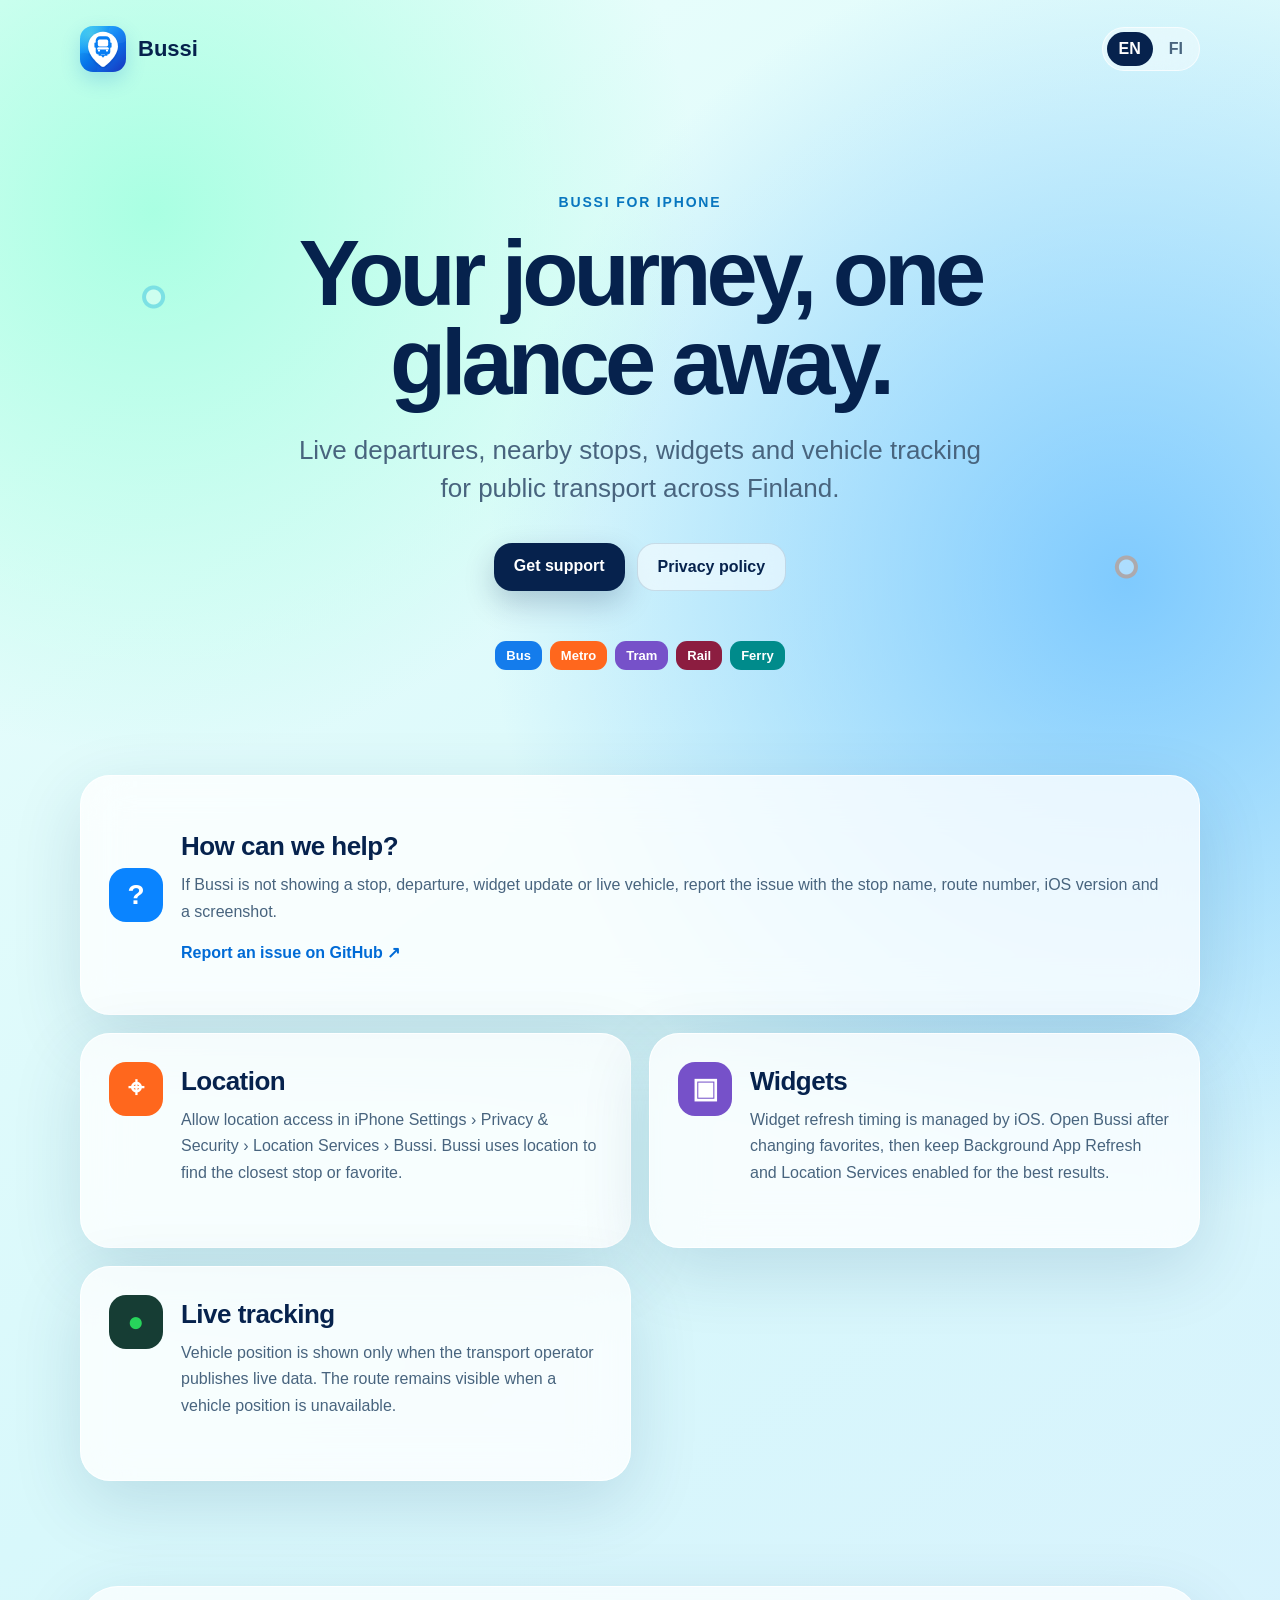
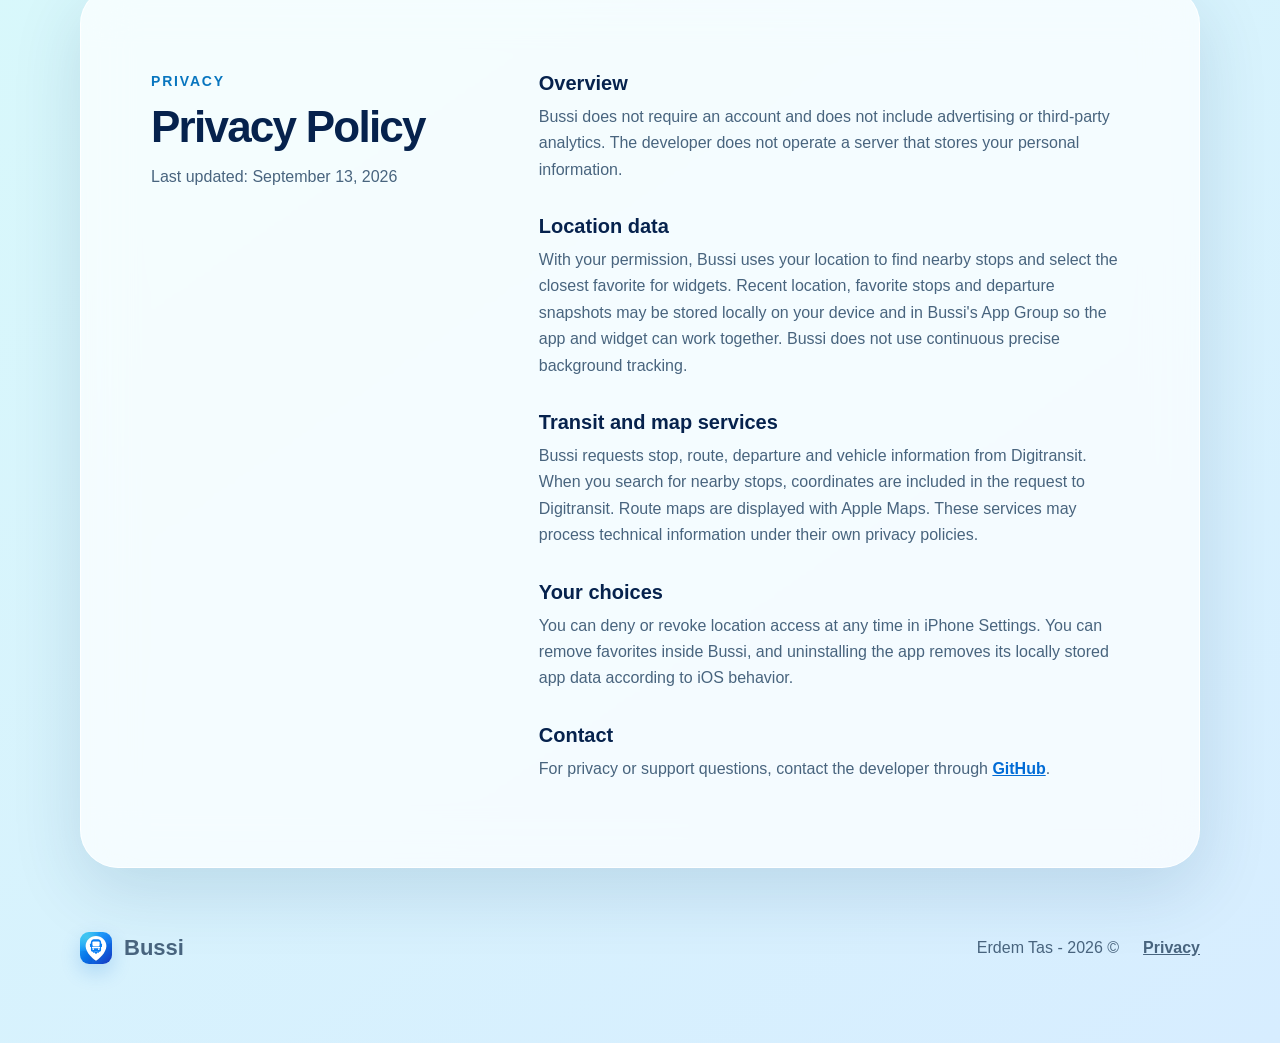
<file: index.html>
<!doctype html>
<html lang="en">
<head>
  <meta charset="utf-8">
  <meta name="viewport" content="width=device-width, initial-scale=1">
  <meta name="description" content="Official support and privacy information for Bussi, a public transport companion for Finland.">
  <meta name="theme-color" content="#68d9e6">
  <title>Bussi Support</title>
  <link rel="icon" href="assets/bussi-icon.svg">
  <link rel="stylesheet" href="styles.css">
</head>
<body>
  <div class="route-lines" aria-hidden="true"></div>
  <header class="topbar">
    <a class="brand" href="#top" aria-label="Bussi Support home">
      <img src="assets/bussi-icon.svg" alt="Bussi app icon">
      <span>Bussi</span>
    </a>
    <nav aria-label="Language">
      <button class="language active" type="button" data-language="en">EN</button>
      <button class="language" type="button" data-language="fi">FI</button>
    </nav>
  </header>

  <main id="top">
    <section class="hero">
      <div class="eyebrow" data-en="Bussi for iPhone" data-fi="Bussi iPhonelle">Bussi for iPhone</div>
      <h1 data-en="Your journey, one glance away." data-fi="Matkasi yhdellä silmäyksellä.">Your journey, one glance away.</h1>
      <p data-en="Live departures, nearby stops, widgets and vehicle tracking for public transport across Finland." data-fi="Ajantasaiset lähdöt, lähipysäkit, widgetit ja ajoneuvojen seuranta Suomen joukkoliikenteeseen.">Live departures, nearby stops, widgets and vehicle tracking for public transport across Finland.</p>
      <div class="hero-actions">
        <a class="primary" href="#support" data-en="Get support" data-fi="Tuki">Get support</a>
        <a class="secondary" href="#privacy" data-en="Privacy policy" data-fi="Tietosuojaseloste">Privacy policy</a>
      </div>
      <div class="mode-row" aria-label="Supported transport modes">
        <span class="mode bus" data-en="Bus" data-fi="Bussi">Bus</span>
        <span class="mode metro" data-en="Metro" data-fi="Metro">Metro</span>
        <span class="mode tram" data-en="Tram" data-fi="Raitiovaunu">Tram</span>
        <span class="mode rail" data-en="Rail" data-fi="Juna">Rail</span>
        <span class="mode ferry" data-en="Ferry" data-fi="Lautta">Ferry</span>
      </div>
    </section>

    <section class="cards" id="support">
      <article class="card featured">
        <div class="card-icon">?</div>
        <div>
          <h2 data-en="How can we help?" data-fi="Kuinka voimme auttaa?">How can we help?</h2>
          <p data-en="If Bussi is not showing a stop, departure, widget update or live vehicle, report the issue with the stop name, route number, iOS version and a screenshot." data-fi="Jos Bussi ei näytä pysäkkiä, lähtöä, widget-päivitystä tai ajoneuvon sijaintia, ilmoita pysäkin nimi, linjanumero, iOS-versio ja liitä kuvakaappaus.">If Bussi is not showing a stop, departure, widget update or live vehicle, report the issue with the stop name, route number, iOS version and a screenshot.</p>
          <a class="text-link" href="https://github.com/erdemtas-et/bussi-support/issues/new" data-en="Report an issue on GitHub ↗" data-fi="Ilmoita ongelmasta GitHubissa ↗">Report an issue on GitHub ↗</a>
        </div>
      </article>

      <article class="card">
        <div class="card-icon pin">⌖</div>
        <div>
          <h2 data-en="Location" data-fi="Sijainti">Location</h2>
          <p data-en="Allow location access in iPhone Settings › Privacy & Security › Location Services › Bussi. Bussi uses location to find the closest stop or favorite." data-fi="Salli sijainti kohdassa iPhonen Asetukset › Tietosuoja ja suojaus › Sijaintipalvelut › Bussi. Bussi käyttää sijaintia lähimmän pysäkin tai suosikin löytämiseen.">Allow location access in iPhone Settings › Privacy & Security › Location Services › Bussi. Bussi uses location to find the closest stop or favorite.</p>
        </div>
      </article>

      <article class="card">
        <div class="card-icon widget">▣</div>
        <div>
          <h2 data-en="Widgets" data-fi="Widgetit">Widgets</h2>
          <p data-en="Widget refresh timing is managed by iOS. Open Bussi after changing favorites, then keep Background App Refresh and Location Services enabled for the best results." data-fi="iOS hallitsee widgettien päivitysaikataulua. Avaa Bussi suosikkien vaihtamisen jälkeen ja pidä taustapäivitys sekä sijaintipalvelut käytössä parhaan tuloksen saamiseksi.">Widget refresh timing is managed by iOS. Open Bussi after changing favorites, then keep Background App Refresh and Location Services enabled for the best results.</p>
        </div>
      </article>

      <article class="card">
        <div class="card-icon live">●</div>
        <div>
          <h2 data-en="Live tracking" data-fi="Reaaliaikainen seuranta">Live tracking</h2>
          <p data-en="Vehicle position is shown only when the transport operator publishes live data. The route remains visible when a vehicle position is unavailable." data-fi="Ajoneuvon sijainti näytetään vain, kun liikennöitsijä julkaisee reaaliaikaista dataa. Reitti näkyy edelleen, vaikka ajoneuvon sijaintia ei olisi saatavilla.">Vehicle position is shown only when the transport operator publishes live data. The route remains visible when a vehicle position is unavailable.</p>
        </div>
      </article>
    </section>

    <section class="legal" id="privacy">
      <div class="legal-heading">
        <span data-en="Privacy" data-fi="Tietosuoja">Privacy</span>
        <h2 data-en="Privacy Policy" data-fi="Tietosuojaseloste">Privacy Policy</h2>
        <p data-en="Last updated: September 13, 2026" data-fi="Päivitetty viimeksi: 13. syyskuuta 2026">Last updated: September 13, 2026</p>
      </div>

      <div class="legal-content">
        <h3 data-en="Overview" data-fi="Yleistä">Overview</h3>
        <p data-en="Bussi does not require an account and does not include advertising or third-party analytics. The developer does not operate a server that stores your personal information." data-fi="Bussi ei vaadi käyttäjätiliä eikä sisällä mainontaa tai kolmannen osapuolen analytiikkaa. Kehittäjä ei ylläpidä palvelinta, joka tallentaisi henkilötietojasi.">Bussi does not require an account and does not include advertising or third-party analytics. The developer does not operate a server that stores your personal information.</p>

        <h3 data-en="Location data" data-fi="Sijaintitiedot">Location data</h3>
        <p data-en="With your permission, Bussi uses your location to find nearby stops and select the closest favorite for widgets. Recent location, favorite stops and departure snapshots may be stored locally on your device and in Bussi's App Group so the app and widget can work together. Bussi does not use continuous precise background tracking." data-fi="Luvallasi Bussi käyttää sijaintiasi lähellä olevien pysäkkien löytämiseen ja widgetissä näytettävän lähimmän suosikin valintaan. Viimeisin sijainti, suosikkipysäkit ja lähtötilanne voidaan tallentaa paikallisesti laitteellesi ja Bussi-sovellusryhmään, jotta sovellus ja widget toimivat yhdessä. Bussi ei käytä jatkuvaa tarkkaa taustaseurantaa.">With your permission, Bussi uses your location to find nearby stops and select the closest favorite for widgets. Recent location, favorite stops and departure snapshots may be stored locally on your device and in Bussi's App Group so the app and widget can work together. Bussi does not use continuous precise background tracking.</p>

        <h3 data-en="Transit and map services" data-fi="Joukkoliikenne- ja karttapalvelut">Transit and map services</h3>
        <p data-en="Bussi requests stop, route, departure and vehicle information from Digitransit. When you search for nearby stops, coordinates are included in the request to Digitransit. Route maps are displayed with Apple Maps. These services may process technical information under their own privacy policies." data-fi="Bussi hakee pysäkki-, reitti-, lähtö- ja ajoneuvotietoja Digitransitista. Kun haet lähellä olevia pysäkkejä, sijaintikoordinaatit sisältyvät Digitransitille lähetettävään pyyntöön. Reittikartat näytetään Apple Mapsilla. Nämä palvelut voivat käsitellä teknisiä tietoja omien tietosuojakäytäntöjensä mukaisesti.">Bussi requests stop, route, departure and vehicle information from Digitransit. When you search for nearby stops, coordinates are included in the request to Digitransit. Route maps are displayed with Apple Maps. These services may process technical information under their own privacy policies.</p>

        <h3 data-en="Your choices" data-fi="Valintasi">Your choices</h3>
        <p data-en="You can deny or revoke location access at any time in iPhone Settings. You can remove favorites inside Bussi, and uninstalling the app removes its locally stored app data according to iOS behavior." data-fi="Voit estää tai perua sijaintiluvan milloin tahansa iPhonen asetuksissa. Voit poistaa suosikit Bussissa, ja sovelluksen poistaminen poistaa sen paikallisesti tallennetut tiedot iOS:n toimintaperiaatteiden mukaisesti.">You can deny or revoke location access at any time in iPhone Settings. You can remove favorites inside Bussi, and uninstalling the app removes its locally stored app data according to iOS behavior.</p>

        <h3 data-en="Contact" data-fi="Yhteystiedot">Contact</h3>
        <p><span data-en="For privacy or support questions, contact the developer through " data-fi="Tietosuoja- ja tukikysymyksissä ota yhteyttä kehittäjään ">For privacy or support questions, contact the developer through </span><a href="https://github.com/erdemtas-et">GitHub</a>.</p>
      </div>
    </section>
  </main>

  <footer>
    <div class="brand compact"><img src="assets/bussi-icon.svg" alt=""><span>Bussi</span></div>
    <p>Erdem Tas - 2026 ©</p>
    <a href="#privacy" data-en="Privacy" data-fi="Tietosuoja">Privacy</a>
  </footer>

  <script src="script.js"></script>
</body>
</html>
</file>
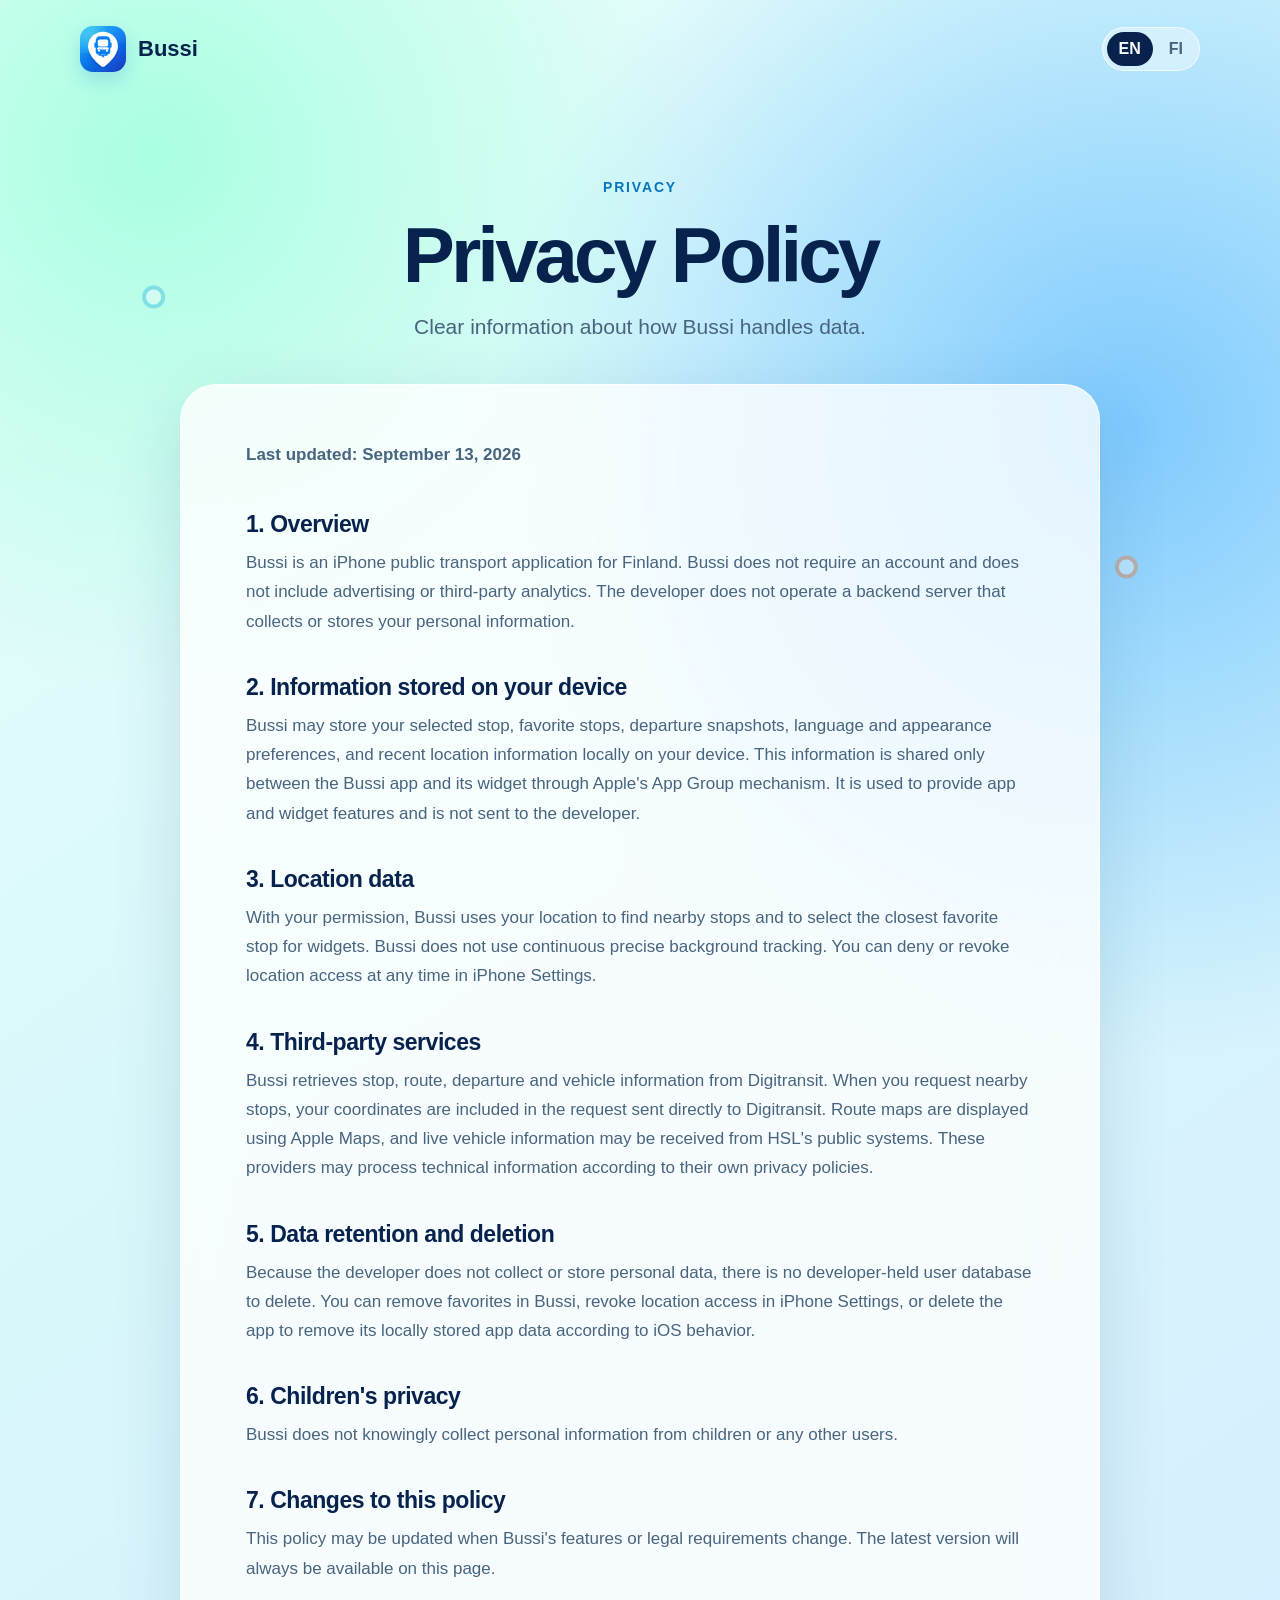
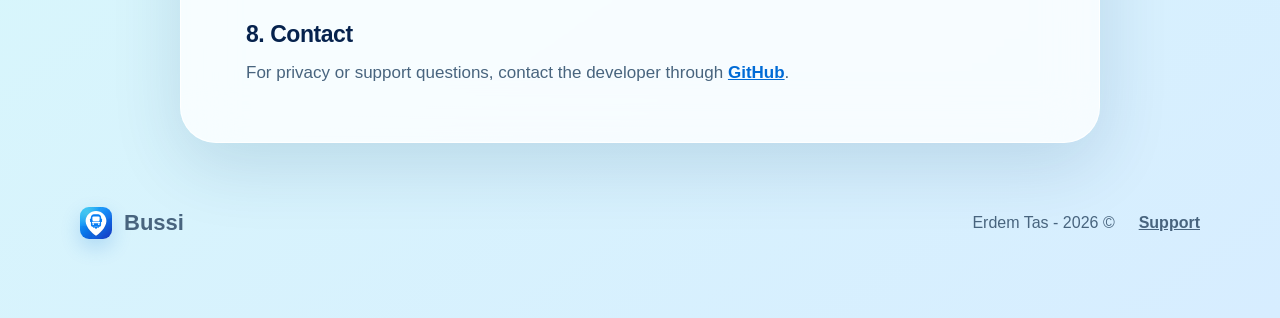
<file: privacy/index.html>
<!doctype html>
<html lang="en">
<head>
  <meta charset="utf-8">
  <meta name="viewport" content="width=device-width, initial-scale=1">
  <meta name="description" content="Privacy Policy for the Bussi iPhone app.">
  <meta name="theme-color" content="#68d9e6">
  <title>Bussi – Privacy Policy</title>
  <link rel="icon" href="../assets/bussi-icon.svg">
  <link rel="stylesheet" href="../styles.css">
</head>
<body>
  <div class="route-lines" aria-hidden="true"></div>
  <header class="topbar">
    <a class="brand" href="../" aria-label="Bussi Support home">
      <img src="../assets/bussi-icon.svg" alt="Bussi app icon">
      <span>Bussi</span>
    </a>
    <nav aria-label="Language">
      <button class="language active" type="button" data-language="en">EN</button>
      <button class="language" type="button" data-language="fi">FI</button>
    </nav>
  </header>

  <main class="privacy-page">
    <section class="privacy-hero">
      <div class="eyebrow" data-en="Privacy" data-fi="Tietosuoja">Privacy</div>
      <h1 data-en="Privacy Policy" data-fi="Tietosuojaseloste">Privacy Policy</h1>
      <p data-en="Clear information about how Bussi handles data." data-fi="Selkeä kuvaus siitä, miten Bussi käsittelee tietoja.">Clear information about how Bussi handles data.</p>
    </section>

    <article class="privacy-document">
      <p class="updated" data-en="Last updated: September 13, 2026" data-fi="Päivitetty viimeksi: 13. syyskuuta 2026">Last updated: September 13, 2026</p>

      <h2 data-en="1. Overview" data-fi="1. Yleistä">1. Overview</h2>
      <p data-en="Bussi is an iPhone public transport application for Finland. Bussi does not require an account and does not include advertising or third-party analytics. The developer does not operate a backend server that collects or stores your personal information." data-fi="Bussi on Suomessa käytettävä iPhonen joukkoliikennesovellus. Bussi ei vaadi käyttäjätiliä eikä sisällä mainontaa tai kolmannen osapuolen analytiikkaa. Kehittäjä ei ylläpidä taustapalvelinta, joka keräisi tai tallentaisi henkilötietojasi.">Bussi is an iPhone public transport application for Finland. Bussi does not require an account and does not include advertising or third-party analytics. The developer does not operate a backend server that collects or stores your personal information.</p>

      <h2 data-en="2. Information stored on your device" data-fi="2. Laitteellesi tallennettavat tiedot">2. Information stored on your device</h2>
      <p data-en="Bussi may store your selected stop, favorite stops, departure snapshots, language and appearance preferences, and recent location information locally on your device. This information is shared only between the Bussi app and its widget through Apple's App Group mechanism. It is used to provide app and widget features and is not sent to the developer." data-fi="Bussi voi tallentaa valitun pysäkin, suosikkipysäkit, lähtötilanteen, kieli- ja ulkoasuasetukset sekä viimeisimmän sijaintitiedon paikallisesti laitteellesi. Tiedot jaetaan vain Bussi-sovelluksen ja sen widgetin välillä Applen App Group -mekanismilla. Niitä käytetään sovelluksen ja widgetin toimintoihin, eikä niitä lähetetä kehittäjälle.">Bussi may store your selected stop, favorite stops, departure snapshots, language and appearance preferences, and recent location information locally on your device. This information is shared only between the Bussi app and its widget through Apple's App Group mechanism. It is used to provide app and widget features and is not sent to the developer.</p>

      <h2 data-en="3. Location data" data-fi="3. Sijaintitiedot">3. Location data</h2>
      <p data-en="With your permission, Bussi uses your location to find nearby stops and to select the closest favorite stop for widgets. Bussi does not use continuous precise background tracking. You can deny or revoke location access at any time in iPhone Settings." data-fi="Luvallasi Bussi käyttää sijaintiasi lähellä olevien pysäkkien löytämiseen ja widgetissä näytettävän lähimmän suosikkipysäkin valintaan. Bussi ei käytä jatkuvaa tarkkaa taustaseurantaa. Voit estää tai perua sijaintiluvan milloin tahansa iPhonen asetuksissa.">With your permission, Bussi uses your location to find nearby stops and to select the closest favorite stop for widgets. Bussi does not use continuous precise background tracking. You can deny or revoke location access at any time in iPhone Settings.</p>

      <h2 data-en="4. Third-party services" data-fi="4. Kolmannen osapuolen palvelut">4. Third-party services</h2>
      <p data-en="Bussi retrieves stop, route, departure and vehicle information from Digitransit. When you request nearby stops, your coordinates are included in the request sent directly to Digitransit. Route maps are displayed using Apple Maps, and live vehicle information may be received from HSL's public systems. These providers may process technical information according to their own privacy policies." data-fi="Bussi hakee pysäkki-, reitti-, lähtö- ja ajoneuvotietoja Digitransitista. Kun pyydät lähellä olevia pysäkkejä, koordinaattisi sisältyvät suoraan Digitransitille lähetettävään pyyntöön. Reittikartat näytetään Apple Mapsilla, ja reaaliaikaisia ajoneuvotietoja voidaan vastaanottaa HSL:n julkisista järjestelmistä. Nämä palveluntarjoajat voivat käsitellä teknisiä tietoja omien tietosuojakäytäntöjensä mukaisesti.">Bussi retrieves stop, route, departure and vehicle information from Digitransit. When you request nearby stops, your coordinates are included in the request sent directly to Digitransit. Route maps are displayed using Apple Maps, and live vehicle information may be received from HSL's public systems. These providers may process technical information according to their own privacy policies.</p>

      <h2 data-en="5. Data retention and deletion" data-fi="5. Tietojen säilytys ja poistaminen">5. Data retention and deletion</h2>
      <p data-en="Because the developer does not collect or store personal data, there is no developer-held user database to delete. You can remove favorites in Bussi, revoke location access in iPhone Settings, or delete the app to remove its locally stored app data according to iOS behavior." data-fi="Koska kehittäjä ei kerää tai tallenna henkilötietoja, kehittäjällä ei ole poistettavaa käyttäjätietokantaa. Voit poistaa suosikit Bussissa, perua sijaintiluvan iPhonen asetuksissa tai poistaa sovelluksen, jolloin sen paikalliset tiedot poistuvat iOS:n toimintaperiaatteiden mukaisesti.">Because the developer does not collect or store personal data, there is no developer-held user database to delete. You can remove favorites in Bussi, revoke location access in iPhone Settings, or delete the app to remove its locally stored app data according to iOS behavior.</p>

      <h2 data-en="6. Children's privacy" data-fi="6. Lasten tietosuoja">6. Children's privacy</h2>
      <p data-en="Bussi does not knowingly collect personal information from children or any other users." data-fi="Bussi ei tietoisesti kerää henkilötietoja lapsilta eikä muilta käyttäjiltä.">Bussi does not knowingly collect personal information from children or any other users.</p>

      <h2 data-en="7. Changes to this policy" data-fi="7. Muutokset tähän selosteeseen">7. Changes to this policy</h2>
      <p data-en="This policy may be updated when Bussi's features or legal requirements change. The latest version will always be available on this page." data-fi="Tätä selostetta voidaan päivittää Bussin toimintojen tai lakisääteisten vaatimusten muuttuessa. Uusin versio on aina saatavilla tällä sivulla.">This policy may be updated when Bussi's features or legal requirements change. The latest version will always be available on this page.</p>

      <h2 data-en="8. Contact" data-fi="8. Yhteystiedot">8. Contact</h2>
      <p><span data-en="For privacy or support questions, contact the developer through " data-fi="Tietosuoja- ja tukikysymyksissä ota yhteyttä kehittäjään ">For privacy or support questions, contact the developer through </span><a href="https://github.com/erdemtas-et/bussi-support/issues/new">GitHub</a>.</p>
    </article>
  </main>

  <footer>
    <div class="brand compact"><img src="../assets/bussi-icon.svg" alt=""><span>Bussi</span></div>
    <p>Erdem Tas - 2026 ©</p>
    <a href="../" data-en="Support" data-fi="Tuki">Support</a>
  </footer>

  <script src="../script.js"></script>
</body>
</html>
</file>
<file: styles.css>
:root {
  color-scheme: light dark;
  --ink: #06224d;
  --muted: #48647e;
  --blue: #0a84ff;
  --card: rgba(255, 255, 255, .78);
  --line: rgba(9, 53, 93, .12);
  --shadow: 0 22px 70px rgba(0, 64, 105, .14);
}

* { box-sizing: border-box; }
html { scroll-behavior: smooth; }
body {
  margin: 0;
  min-height: 100vh;
  color: var(--ink);
  font-family: -apple-system, BlinkMacSystemFont, "SF Pro Display", "Segoe UI", sans-serif;
  background:
    radial-gradient(circle at 12% 8%, rgba(166, 255, 225, .95), transparent 34rem),
    radial-gradient(circle at 88% 22%, rgba(111, 194, 255, .85), transparent 40rem),
    linear-gradient(145deg, #ecfffb 0%, #d8f8fb 44%, #d7edff 100%);
}

a { color: inherit; }
.route-lines {
  position: fixed;
  inset: 0;
  pointer-events: none;
  opacity: .35;
  background:
    radial-gradient(circle at 12% 33%, white 0 7px, #19a9df 8px 11px, transparent 12px),
    radial-gradient(circle at 88% 63%, white 0 7px, #ff6b18 8px 11px, transparent 12px);
}

.topbar, main, footer { width: min(1120px, calc(100% - 40px)); margin-inline: auto; }
.topbar {
  position: relative;
  z-index: 3;
  display: flex;
  align-items: center;
  justify-content: space-between;
  padding: 26px 0;
}
.brand { display: inline-flex; align-items: center; gap: 12px; font-size: 22px; font-weight: 760; text-decoration: none; }
.brand img { width: 46px; height: 46px; border-radius: 13px; box-shadow: 0 8px 20px rgba(0, 112, 210, .2); }
.brand.compact img { width: 32px; height: 32px; border-radius: 9px; }
nav { display: flex; gap: 4px; padding: 4px; border: 1px solid rgba(255,255,255,.65); border-radius: 999px; background: rgba(255,255,255,.4); backdrop-filter: blur(20px); }
.language { border: 0; border-radius: 999px; padding: 8px 12px; color: var(--muted); background: transparent; font: inherit; font-weight: 700; cursor: pointer; }
.language.active { color: white; background: var(--ink); }

.hero { position: relative; z-index: 1; padding: 95px 0 80px; text-align: center; }
.eyebrow, .legal-heading > span { display: inline-block; color: #0876bf; font-size: 14px; font-weight: 760; letter-spacing: .13em; text-transform: uppercase; }
.hero h1 { max-width: 850px; margin: 18px auto; font-size: clamp(48px, 8vw, 92px); line-height: .97; letter-spacing: -.055em; }
.hero > p { max-width: 710px; margin: 25px auto 0; color: var(--muted); font-size: clamp(19px, 2.4vw, 26px); line-height: 1.45; }
.hero-actions { display: flex; justify-content: center; gap: 12px; margin-top: 35px; }
.hero-actions a { border-radius: 18px; padding: 14px 20px; font-weight: 720; text-decoration: none; }
.primary { color: white; background: var(--ink); box-shadow: 0 12px 30px rgba(6,34,77,.22); }
.secondary { border: 1px solid rgba(6,34,77,.13); background: rgba(255,255,255,.55); backdrop-filter: blur(20px); }
.mode-row { display: flex; flex-wrap: wrap; justify-content: center; gap: 8px; margin-top: 50px; }
.mode { padding: 7px 11px; color: white; border-radius: 11px; font-size: 13px; font-weight: 780; }
.bus { background: #147cec; }.metro { background: #ff671d; }.tram { background: #7651c9; }.rail { background: #8c1d40; }.ferry { background: #008b8b; }

.cards { position: relative; z-index: 1; display: grid; grid-template-columns: repeat(2, minmax(0, 1fr)); gap: 18px; padding: 25px 0 105px; }
.card { display: flex; gap: 18px; min-height: 215px; padding: 28px; border: 1px solid rgba(255,255,255,.82); border-radius: 30px; background: var(--card); box-shadow: var(--shadow); backdrop-filter: blur(24px); }
.card.featured { grid-column: 1 / -1; min-height: 240px; align-items: center; }
.card-icon { flex: 0 0 auto; display: grid; place-items: center; width: 54px; height: 54px; color: white; border-radius: 17px; background: var(--blue); font-size: 28px; font-weight: 800; }
.card-icon.pin { background: #ff671d; }.card-icon.widget { background: #7651c9; }.card-icon.live { color: #27d45b; background: #163d34; }
.card h2 { margin: 4px 0 10px; font-size: 26px; letter-spacing: -.02em; }
.card p, .legal-content p { margin: 0; color: var(--muted); font-size: 16px; line-height: 1.65; }
.text-link { display: inline-block; margin-top: 18px; color: #006bd6; font-weight: 720; text-decoration: none; }

.legal { position: relative; z-index: 1; display: grid; grid-template-columns: .7fr 1.3fr; gap: 70px; padding: 85px 70px; border: 1px solid rgba(255,255,255,.85); border-radius: 38px; background: rgba(255,255,255,.72); box-shadow: var(--shadow); backdrop-filter: blur(26px); }
.legal-heading { position: sticky; top: 30px; align-self: start; }
.legal-heading h2 { margin: 12px 0; font-size: 44px; letter-spacing: -.04em; }
.legal-heading p { color: var(--muted); }
.legal-content h3 { margin: 32px 0 9px; font-size: 20px; }
.legal-content h3:first-child { margin-top: 0; }
.legal-content a { color: #006bd6; font-weight: 700; }

footer { position: relative; z-index: 1; display: flex; align-items: center; gap: 24px; padding: 55px 0 70px; color: var(--muted); }
footer p { margin-left: auto; }
footer a { font-weight: 650; }

.privacy-page { position: relative; z-index: 1; max-width: 920px; }
.privacy-hero { padding: 80px 0 45px; text-align: center; }
.privacy-hero h1 { margin: 14px 0; font-size: clamp(48px, 7vw, 78px); letter-spacing: -.05em; }
.privacy-hero p { margin: 0; color: var(--muted); font-size: 21px; }
.privacy-document { padding: 55px 65px; border: 1px solid rgba(255,255,255,.85); border-radius: 36px; background: var(--card); box-shadow: var(--shadow); backdrop-filter: blur(26px); }
.privacy-document .updated { margin: 0 0 42px; color: var(--muted); font-weight: 650; }
.privacy-document h2 { margin: 38px 0 10px; font-size: 23px; letter-spacing: -.02em; }
.privacy-document h2:first-of-type { margin-top: 0; }
.privacy-document p { margin: 0; color: var(--muted); font-size: 17px; line-height: 1.72; }
.privacy-document a { color: #006bd6; font-weight: 700; }

@media (prefers-color-scheme: dark) {
  :root { --ink: #f4fbff; --muted: #aac1d4; --card: rgba(8, 28, 48, .72); --line: rgba(255,255,255,.1); --shadow: 0 22px 70px rgba(0,0,0,.25); }
  body { background: radial-gradient(circle at 12% 8%, #164b4a, transparent 34rem), radial-gradient(circle at 88% 22%, #123f70, transparent 40rem), linear-gradient(145deg, #071727, #08243b); }
  nav, .secondary, .legal { background: rgba(8,28,48,.58); border-color: rgba(255,255,255,.12); }
  .language.active, .primary { color: #06224d; background: #eefcff; }
  .eyebrow, .legal-heading > span, .text-link, .legal-content a { color: #5fc8ff; }
}

@media (max-width: 760px) {
  .topbar, main, footer { width: min(100% - 24px, 1120px); }
  .hero { padding: 65px 10px 55px; }
  .hero h1 { font-size: clamp(46px, 15vw, 66px); }
  .hero-actions { flex-direction: column; align-items: stretch; }
  .cards { grid-template-columns: 1fr; padding-bottom: 60px; }
  .card.featured { grid-column: auto; }
  .card { padding: 23px; border-radius: 25px; }
  .legal { grid-template-columns: 1fr; gap: 35px; padding: 34px 24px; border-radius: 28px; }
  .legal-heading { position: static; }
  .legal-heading h2 { font-size: 38px; }
  footer { flex-wrap: wrap; }
  footer p { width: 100%; order: 3; margin: 0; }
  .privacy-hero { padding: 55px 8px 35px; }
  .privacy-document { padding: 34px 23px; border-radius: 27px; }
}
</file>
